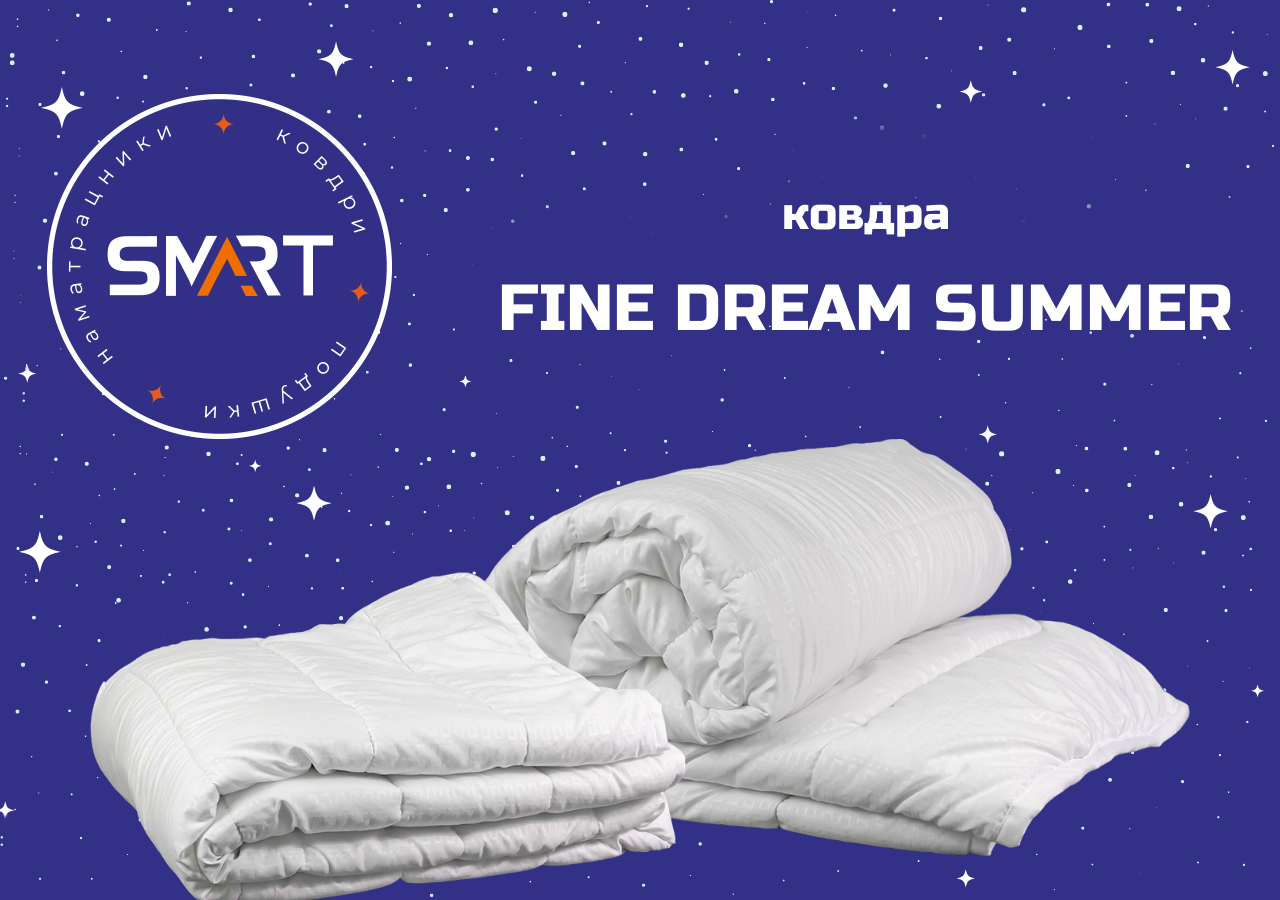
<file: index.html>
<!DOCTYPE html>
<html lang="uk">
<head>
    <meta charset="UTF-8">
    <meta name="viewport" content="width=device-width, initial-scale=1">
    <title>Ковдра Fine dream summer</title>

    <link rel="shortcut icon" href="img/favicon.ico" type="image/x-icon">
    <link rel="preconnect" href="https://fonts.googleapis.com">
    <link rel="preconnect" href="https://fonts.gstatic.com" crossorigin>

    <link href="styles/reset.css" rel="stylesheet">
    <link href="styles/global.css" rel="stylesheet">
    <link href="styles/section-intro.css" rel="stylesheet">
    <link href="styles/section-blanket.css" rel="stylesheet">
    <link href="styles/section-comparison.css" rel="stylesheet">
</head>
<body>
<div class="scrollbar">
    <div class="wrapper">
        <main class="main section">
            <section class="section__intro intro">
                <div class="intro__bg-star">
                    <div class="intro__header intro__container">
                        <div class="intro__logo">
                            <img src="img/logo.png" alt="SMART наматрацники ковдри подушки">
                        </div>
                        <div class="intro__block-title">
                            <h1 class="intro__title">
                                ковдра
                            </h1>
                            <p class="intro__title intro__title--bold">Fine dream summer</p>
                        </div>
                    </div>
                    <div class="intro__main-photo intro__container">
                        <img src="img/blanket.png" alt="ковдра Fine dream summer">
                    </div>
                </div>
                <div class="intro__info-block intro__container">
                    <div class="intro__info">
                        <h2 class="intro__subtitle">Наповнювач:</h2>
                        <div class="intro__text-info">
                            <p>антиалергійне 100%</p>
                            <p>силіконізоване волокно</p>
                        </div>
                    </div>
                    <div class="intro__info">
                        <div class="intro__info-container">
                            <h2 class="intro__subtitle">Тканина чохла:</h2>
                            <div class="intro__text-info">
                                <p>Мікрофібра</p>
                            </div>
                        </div>
                    </div>
                </div>
                <div class="intro__info-label intro__container">
                    <div class="intro__label-item">
                        <div class="intro__label">
                            <img src="img/check-m.png" alt="check">
                            <p>Висока якість</p>
                        </div>
                    </div>
                    <div class="intro__label-item">
                        <div class="intro__label">
                            <img src="img/feather.png" alt="check">
                            <p>Гіпоаллергенна</p>
                        </div>
                    </div>
                </div>
            </section>
            <section class="section__blanket blanket">
                <div class="blanket__container">
                    <div class="blanket__header">
                        <img class="blanket__img-header" src="img/blanket-header.png" alt="ковдра Fine dream summer">
                        <p class="blanket__info-header">Чохол з білої мікрофібри</p>
                        <p class="blanket__info-header blanket__info-header--top">Хлопкопон</p>
                    </div>
                    <div class="blanket__main">
                        <div class="blanket__item-main">
                            <img src="img/main-foto-one.png" alt="Чохол з білої мікрофібри">
                            <div class="blanket__text-item item">
                                <h2 class="item__title">Чохол з білої мікрофібри</h2>
                                <div class="item__text">
                                    <p>
                                        Міцна тканина, яка не тільки приємна на
                                        дотик, але й має терморегулюючі ,
                                        властивості, що допомагають уникнути ,
                                        статичної напруги.
                                    </p>
                                </div>
                            </div>
                        </div>
                        <div class="blanket__item-main blanket__item-main--reverse">
                            <img src="img/main-foto-two.png" alt="Хлопкопон">
                            <div class="blanket__text-item item">
                                <h2 class="item__title">Хлопкопон</h2>
                                <div class="item__text">
                                    <p>
                                        Силіконізоване волокно з щільністю 200 г/м".
                                        Цей наповнювач забезпечує м'якість і
                                        комфорт під час сну. Хлопкопон - це
                                        сучасний матеріал зі штучних волокон, який
                                        має високу еластичність і зберігає свою
                                        форму впродовж довгого періоду часу. Крім
                                        того, він забезпечує оптимальну циркуляцію
                                        повітря, що сприяє комфортній температурі
                                        під час сну.
                                    </p>
                                </div>
                            </div>
                        </div>
                        <div class="blanket__item-main">
                            <img src="img/main-foto-three.png" alt="Ковдра стьобана">
                            <div class="blanket__text-item item">
                                <h2 class="item__title">Ковдра стьобана</h2>
                                <div class="item__text">
                                    <p>
                                        Ковдра має стьобану лініями поверхню з
                                        малюнком тиснявою "прямокутник", що не
                                        лише зберігає форму виробу, але й надає
                                        йому привабливий зовнішній вигляд.
                                    </p>
                                </div>
                            </div>
                        </div>
                        <div class="blanket__item-main blanket__item-main--reverse">
                            <img src="img/main-foto-four.png" alt="Білий кант">
                            <div class="blanket__text-item item">
                                <h2 class="item__title">Оздоблена білим кантом
                                    <br>
                                    Тік (коса бейка)</h2>
                                <div class="item__text">
                                    <p>
                                        Це надає ковдрі привабливий зовнішній
                                        вигляд.
                                    </p>
                                </div>
                            </div>
                        </div>
                    </div>
                </div>
            </section>
            <section class="section__comparison comparison">
                <div class="comparison__container">
                    <h2 class="comparison__title">Таблиця порівняння</h2>
                    <div class="comparison__info">
                        <div class="comparison__block">
                            <div class="comparison__title-block">
                                <img class="comparison__img" src="img/blanket-white.png" alt="blanket-white">
                                <h3 class="comparison__subtitle">Fine dream summer</h3>
                            </div>
                            <div class="comparison__table">
                                <div class="comparison__block-table">
                                    <p class="comparison__item">Розмір</p>
                                    <p class="comparison__bg-item">140х205 / 155х205 / 170х210 /
                                        <br>200х220 см</p>
                                </div>
                                <div class="comparison__block-table">
                                    <p class="comparison__item">Тканина чохла</p>
                                    <p class="comparison__bg-item">Мікрофібра</p>
                                </div>
                                <div class="comparison__block-table">
                                    <p class="comparison__item">Наповнення</p>
                                    <p class="comparison__bg-item">Хлопкопон</p>
                                </div>
                            </div>
                        </div>
                        <div class="comparison__block">
                            <div class="comparison__title-block">
                                <img class="comparison__img" src="img/blanket-color.png" alt="blanket-white">
                                <h3 class="comparison__subtitle">Fine ortick spring</h3>
                            </div>
                            <div class="comparison__table">
                                <div class="comparison__block-table">
                                    <p class="comparison__item comparison__item--opacity">Розмір</p>
                                    <p class="comparison__bg-item">140х205 / 155х205 / 170х210 /
                                        <br>200х220 см</p>
                                </div>
                                <div class="comparison__block-table">
                                    <p class="comparison__item comparison__item--opacity">Тканина чохла</p>
                                    <p class="comparison__bg-item">Поліестер</p>
                                </div>
                                <div class="comparison__block-table">
                                    <p class="comparison__item comparison__item--opacity">Наповнення</p>
                                    <p class="comparison__bg-item">Хлопкопон</p>
                                </div>
                            </div>
                        </div>
                    </div>
                    <h2 class="comparison__title comparison__title--fs50">Здоровий сон починається з
                        <br>
                        <span class="comparison__span">Smart</span>
                    </h2>
                </div>
            </section>
        </main>
    </div>
</div>
</body>
</html>
</file>
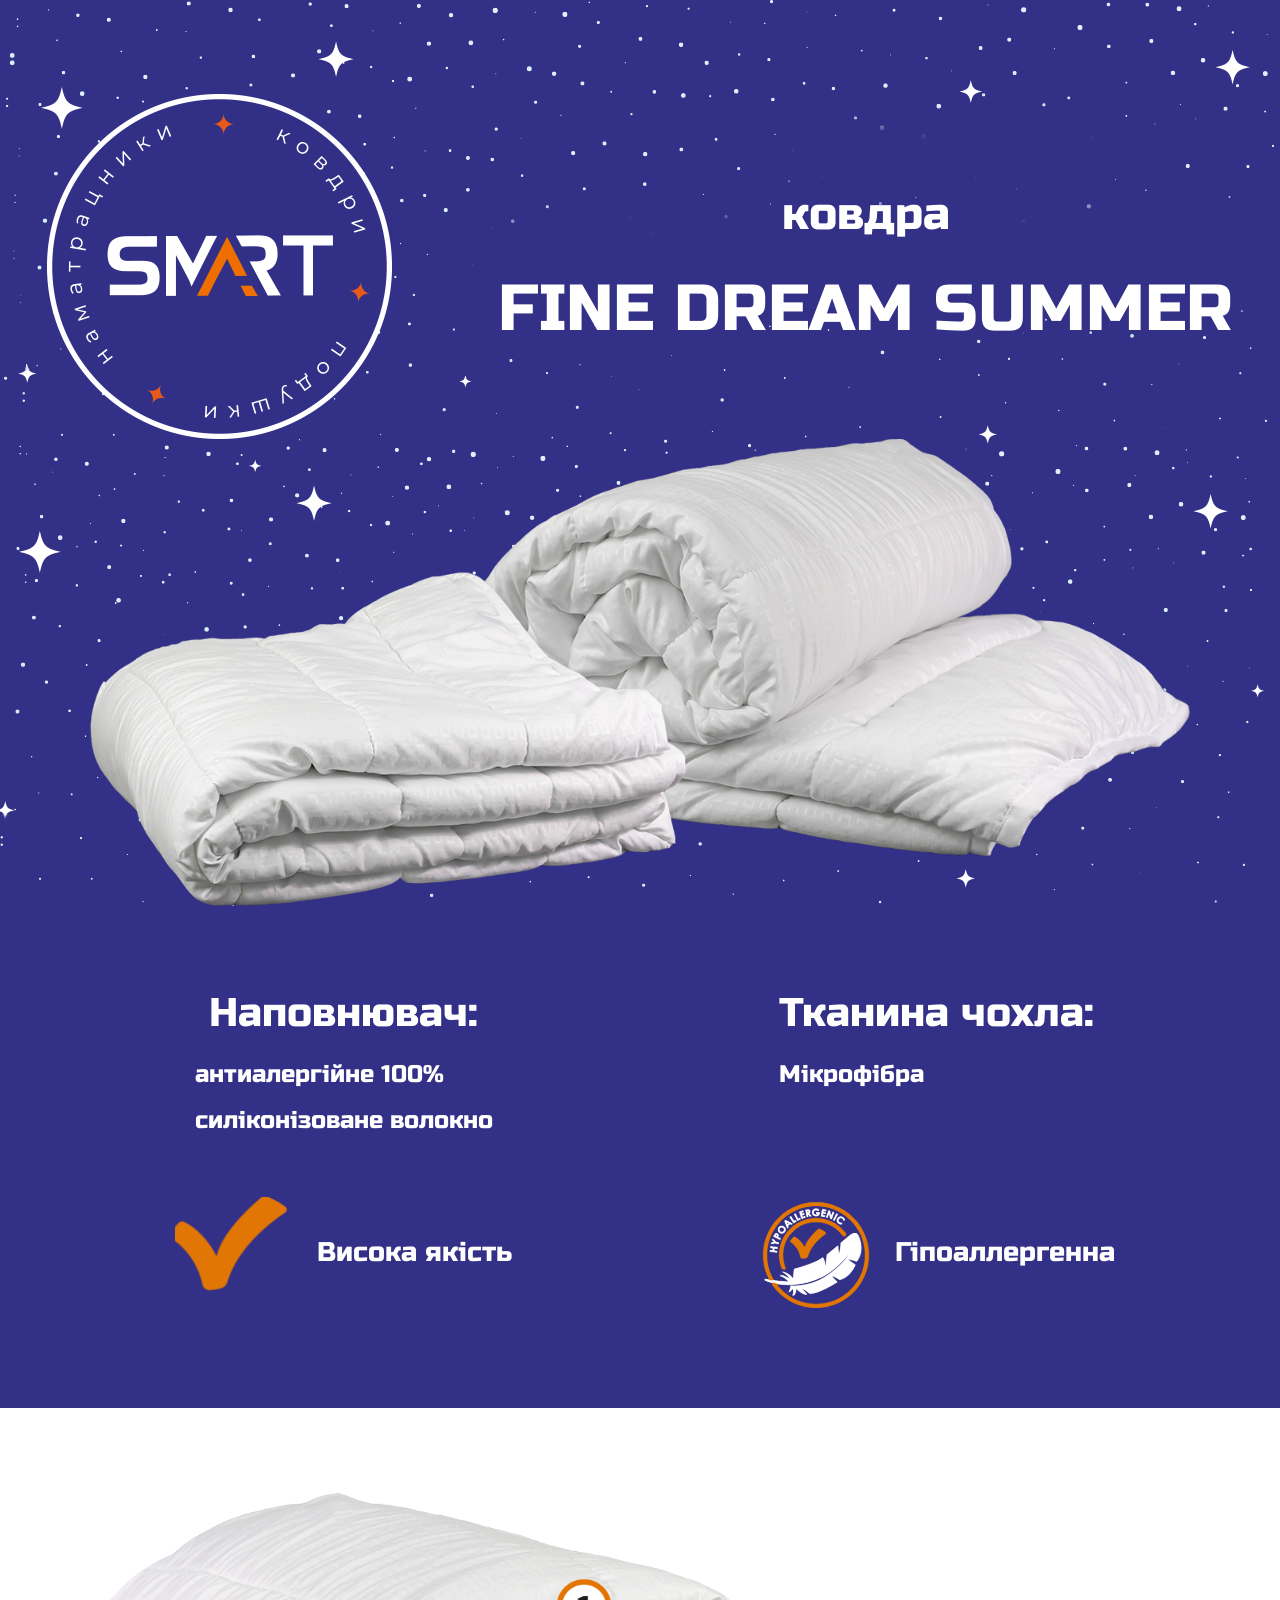
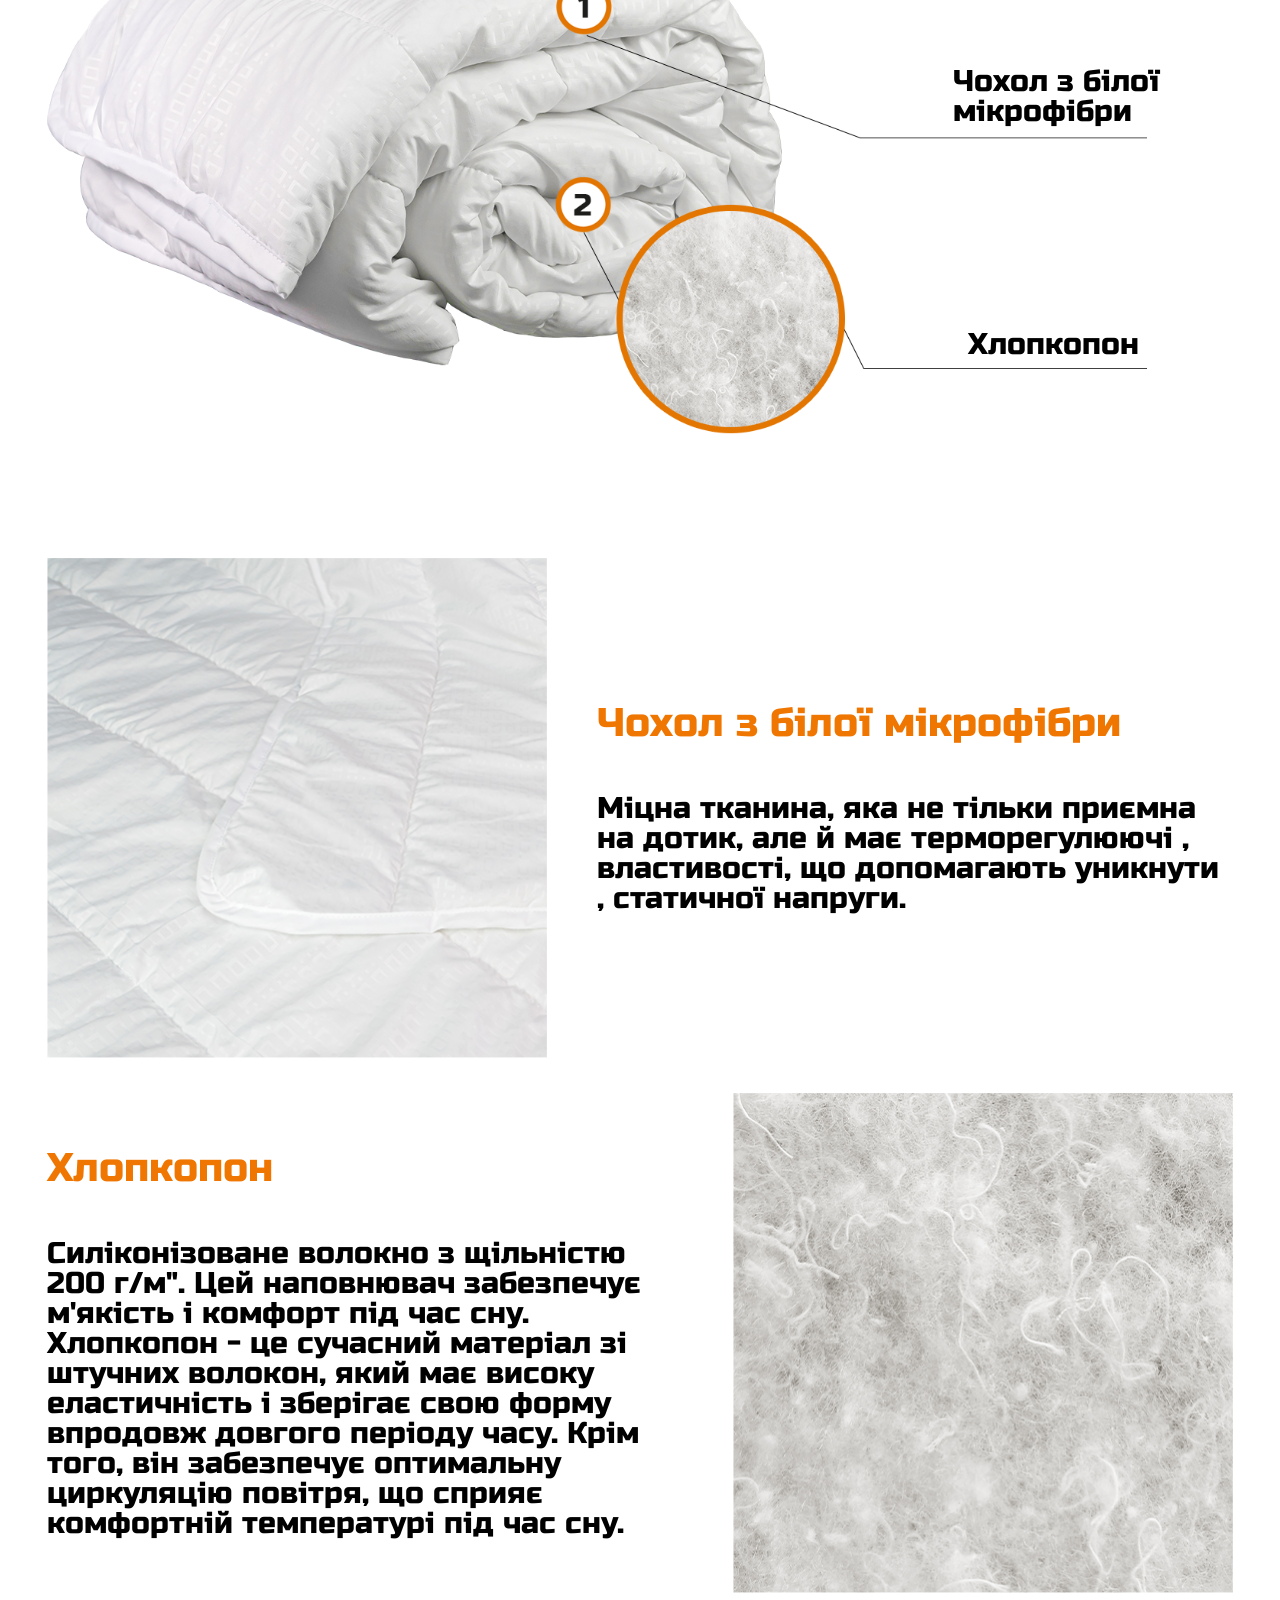
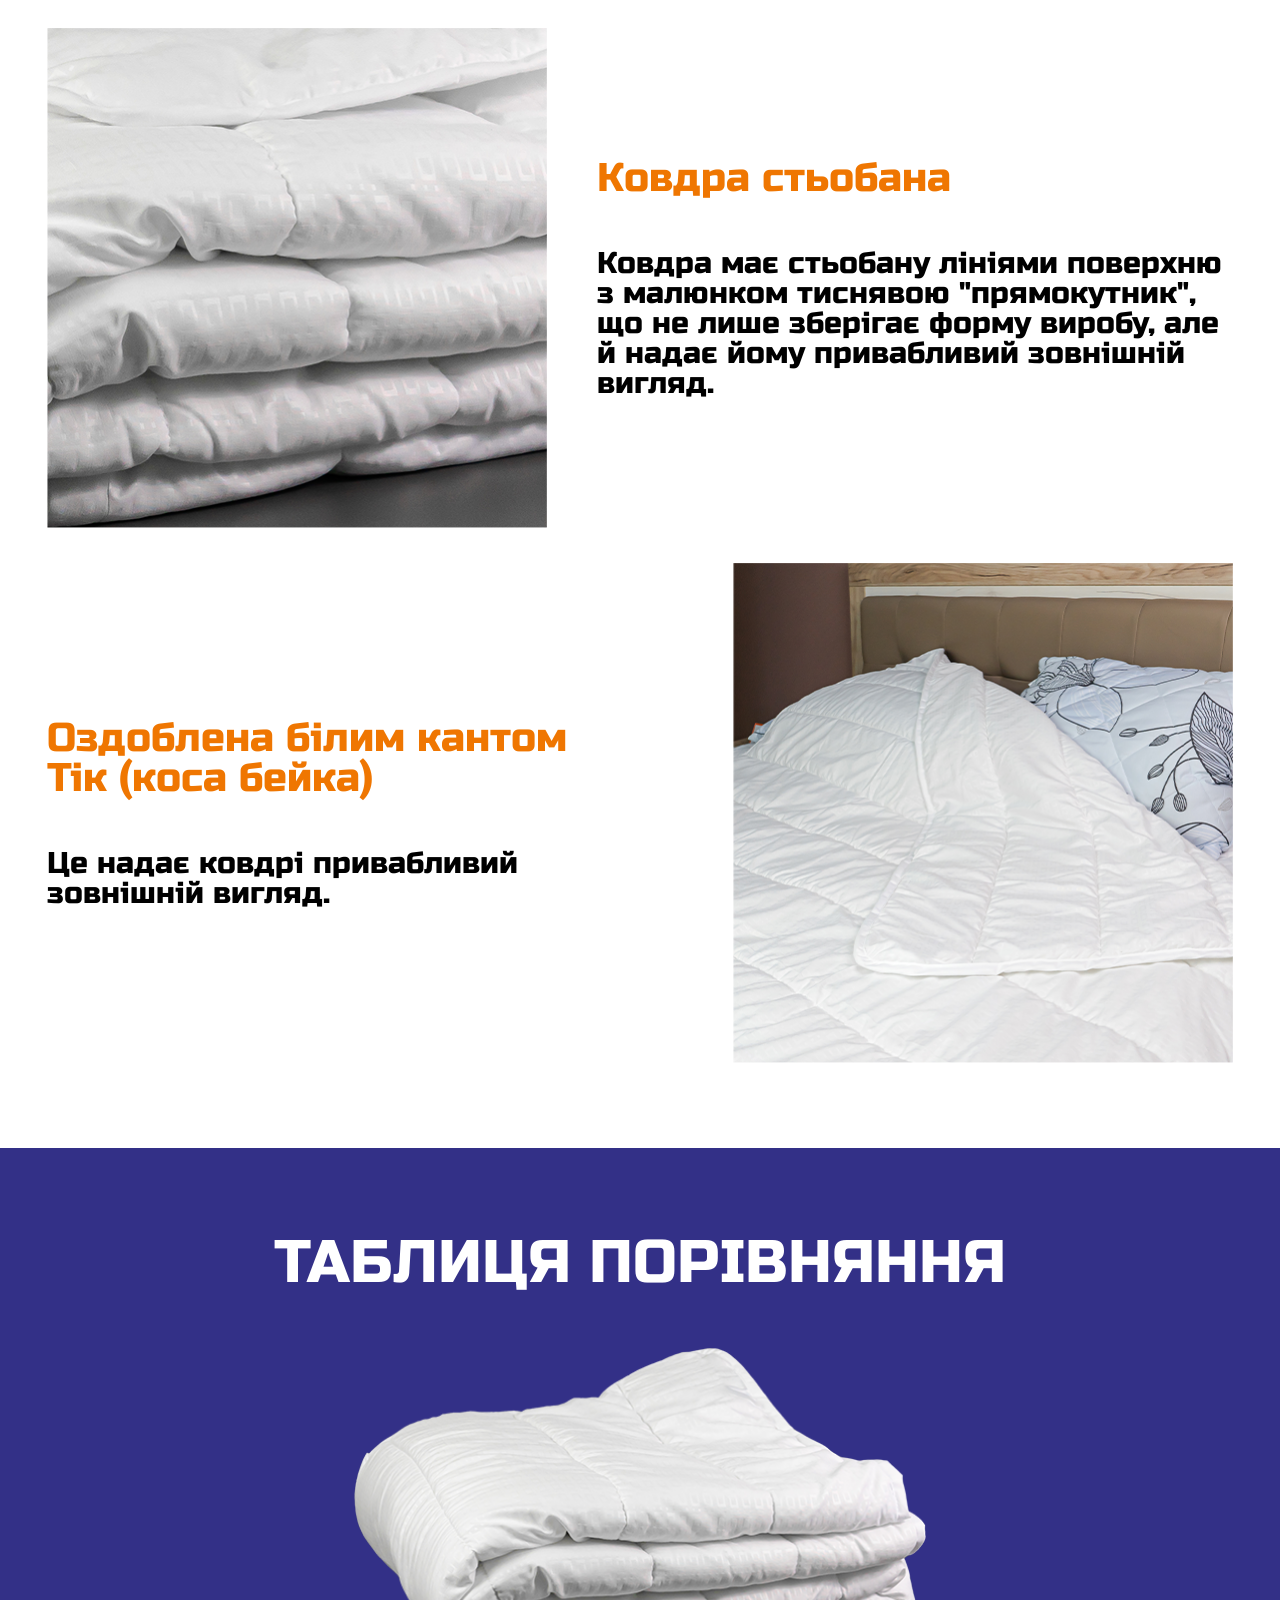
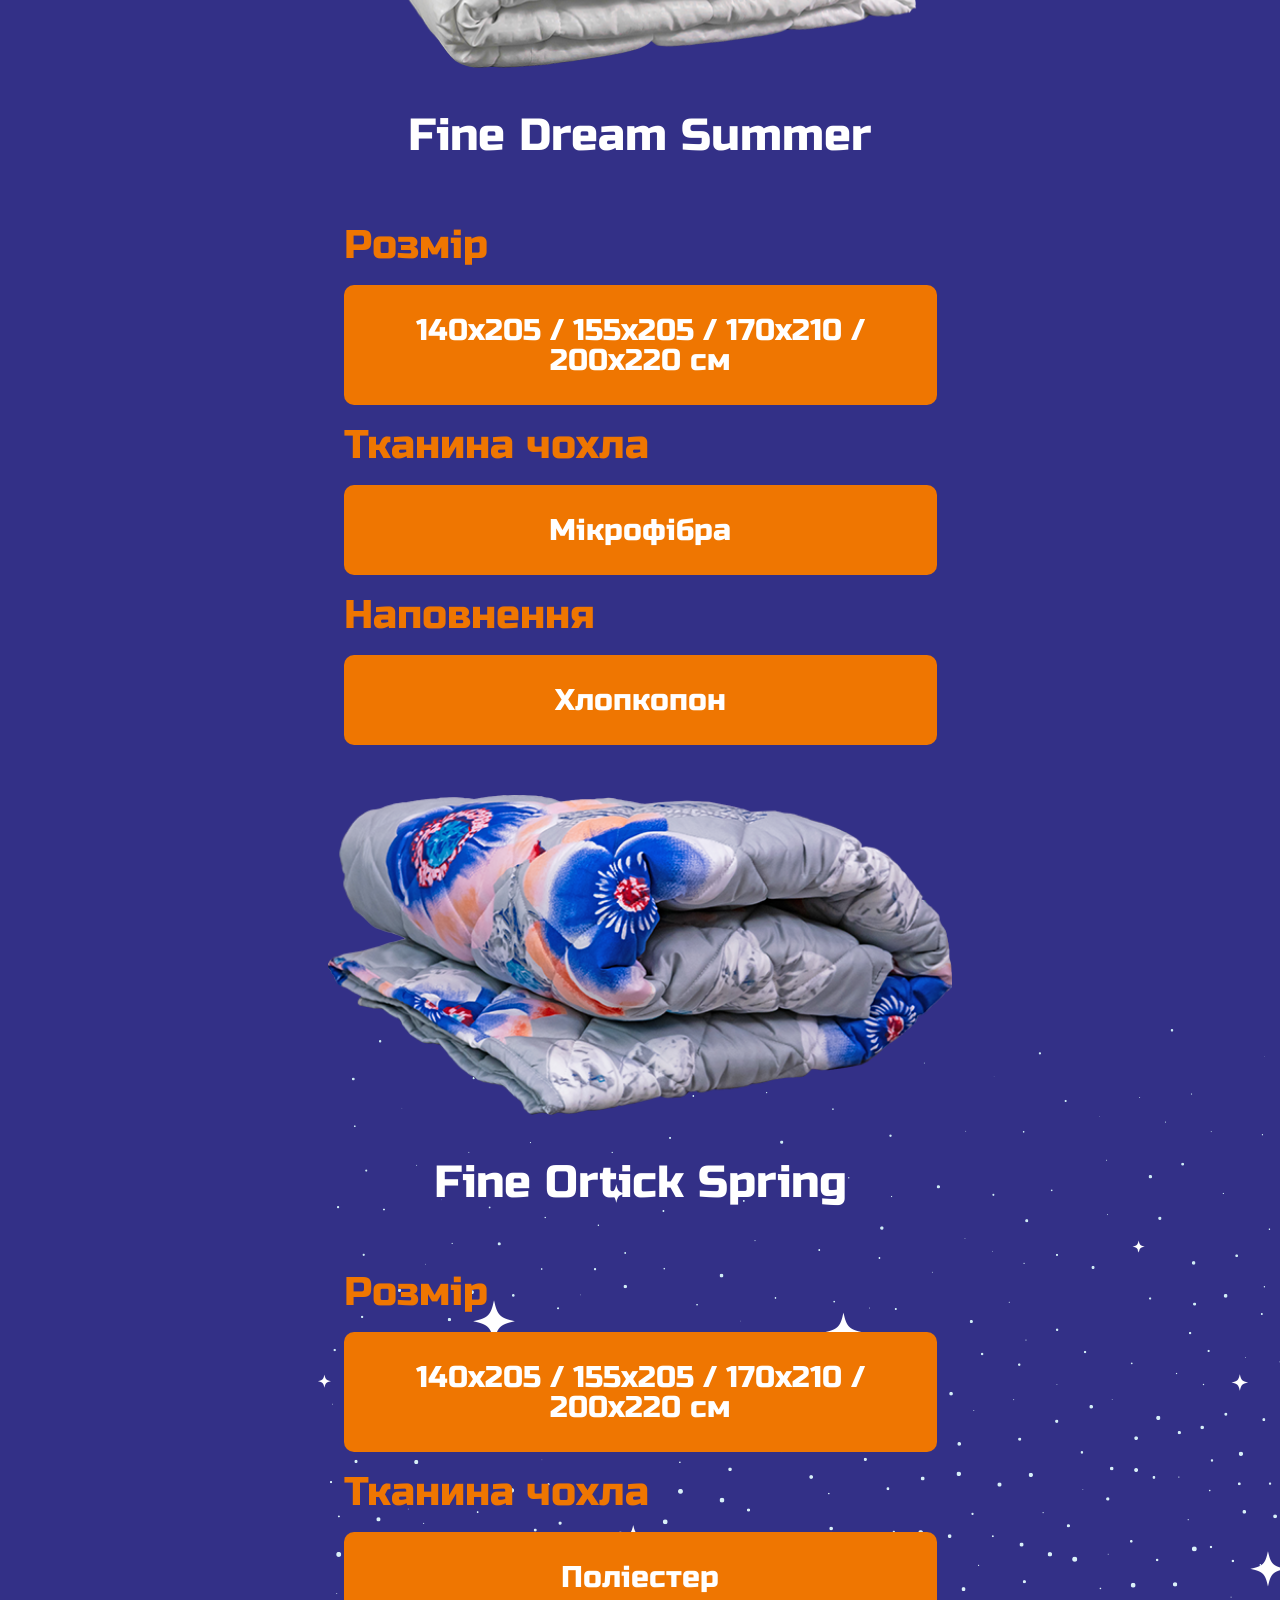
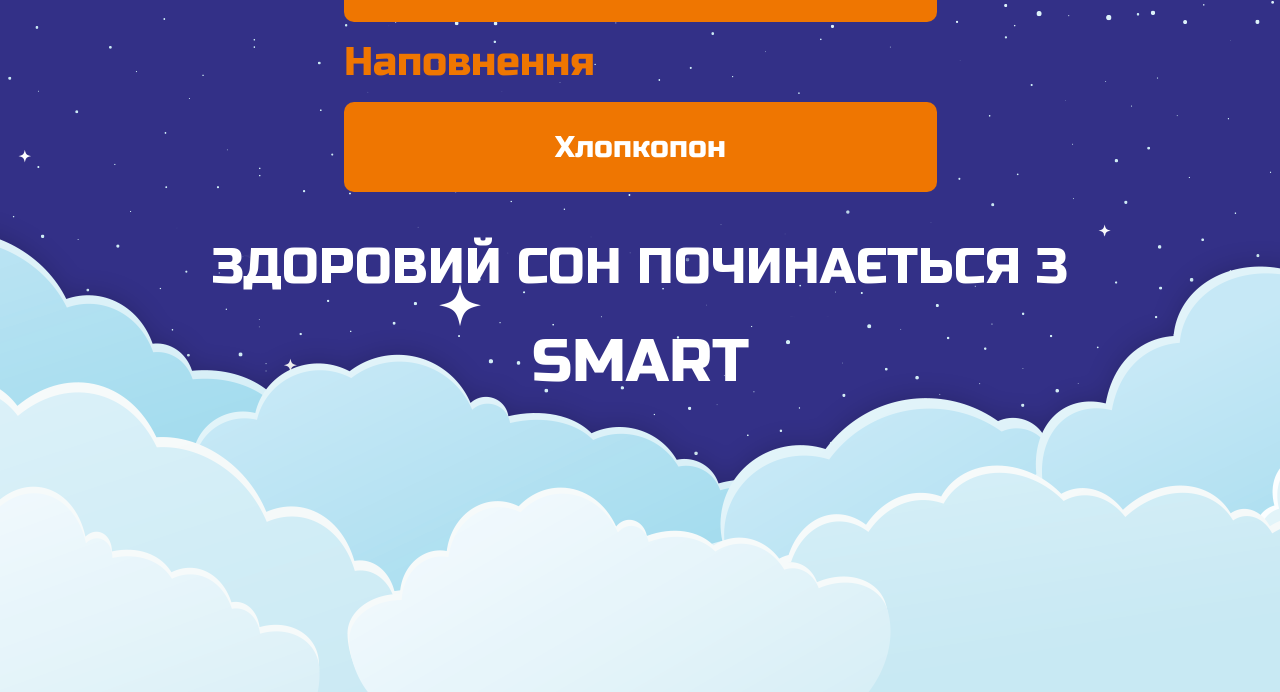
<file: rozetka-test-task/index.html>
<!DOCTYPE html>
<html lang="uk">
<head>
    <meta charset="UTF-8">
    <meta name="viewport" content="width=device-width, initial-scale=1">
    <title>Ковдра Fine dream summer</title>

    <link rel="preconnect" href="https://fonts.googleapis.com">
    <link rel="preconnect" href="https://fonts.gstatic.com" crossorigin>

    <link href="styles/reset.css" rel="stylesheet">
    <link href="styles/global.css" rel="stylesheet">
    <link href="styles/section-intro.css" rel="stylesheet">
    <link href="styles/section-blanket.css" rel="stylesheet">
    <link href="styles/section-comparison.css" rel="stylesheet">
</head>
<body>
<div class="wrapper">
    <main class="main section">
        <section class="section__intro intro">
            <div class="intro__bg-star">
                <div class="intro__header intro__container">
                    <div class="intro__logo">
                        <img src="img/logo.png" alt="SMART наматрацники ковдри подушки">
                    </div>
                    <div class="intro__block-title">
                        <h1 class="intro__title">
                            ковдра
                        </h1>
                        <p class="intro__title intro__title--bold">Fine dream summer</p>
                    </div>
                </div>
                <div class="intro__main-photo intro__container">
                    <img src="img/blanket.png" alt="ковдра Fine dream summer">
                </div>
            </div>
            <div class="intro__info-block intro__container">
                <div class="intro__info">
                    <h2 class="intro__subtitle">Наповнювач:</h2>
                    <div class="intro__text-info">
                        <p>антиалергійне 100%</p>
                        <p>силіконізоване волокно</p>
                    </div>
                </div>
                <div class="intro__info">
                    <div class="intro__info-container">
                        <h2 class="intro__subtitle">Тканина чохла:</h2>
                        <div class="intro__text-info">
                            <p>Мікрофібра</p>
                        </div>
                    </div>
                </div>
            </div>
            <div class="intro__info-label intro__container">
                <div class="intro__label-item">
                    <div class="intro__label">
                        <img src="img/check-m.png" alt="check">
                        <p>Висока якість</p>
                    </div>
                </div>
                <div class="intro__label-item">
                    <div class="intro__label">
                        <img src="img/feather.png" alt="check">
                        <p>Гіпоаллергенна</p>
                    </div>
                </div>
            </div>
        </section>
        <section class="section__blanket blanket">
            <div class="blanket__container">
                <div class="blanket__header">
                    <img class="blanket__img-header" src="img/blanket-header.png" alt="ковдра Fine dream summer">
                    <p class="blanket__info-header">Чохол з білої мікрофібри</p>
                    <p class="blanket__info-header blanket__info-header--top">Хлопкопон</p>
                </div>
                <div class="blanket__main">
                    <div class="blanket__item-main">
                        <img src="img/main-foto-one.png" alt="Чохол з білої мікрофібри">
                        <div class="blanket__text-item item">
                            <h2 class="item__title">Чохол з білої мікрофібри</h2>
                            <div class="item__text">
                                <p>
                                    Міцна тканина, яка не тільки приємна на
                                    дотик, але й має терморегулюючі ,
                                    властивості, що допомагають уникнути ,
                                    статичної напруги.
                                </p>
                            </div>
                        </div>
                    </div>
                    <div class="blanket__item-main blanket__item-main--reverse">
                        <img src="img/main-foto-two.png" alt="Хлопкопон">
                        <div class="blanket__text-item item">
                            <h2 class="item__title">Хлопкопон</h2>
                            <div class="item__text">
                                <p>
                                    Силіконізоване волокно з щільністю 200 г/м".
                                    Цей наповнювач забезпечує м'якість і
                                    комфорт під час сну. Хлопкопон - це
                                    сучасний матеріал зі штучних волокон, який
                                    має високу еластичність і зберігає свою
                                    форму впродовж довгого періоду часу. Крім
                                    того, він забезпечує оптимальну циркуляцію
                                    повітря, що сприяє комфортній температурі
                                    під час сну.
                                </p>
                            </div>
                        </div>
                    </div>
                    <div class="blanket__item-main">
                        <img src="img/main-foto-three.png" alt="Ковдра стьобана">
                        <div class="blanket__text-item item">
                            <h2 class="item__title">Ковдра стьобана</h2>
                            <div class="item__text">
                                <p>
                                    Ковдра має стьобану лініями поверхню з
                                    малюнком тиснявою "прямокутник", що не
                                    лише зберігає форму виробу, але й надає
                                    йому привабливий зовнішній вигляд.
                                </p>
                            </div>
                        </div>
                    </div>
                    <div class="blanket__item-main blanket__item-main--reverse">
                        <img src="img/main-foto-four.png" alt="Білий кант">
                        <div class="blanket__text-item item">
                            <h2 class="item__title">Оздоблена білим кантом
                                <br>
                                Тік (коса бейка)</h2>
                            <div class="item__text">
                                <p>
                                    Це надає ковдрі привабливий зовнішній
                                    вигляд.
                                </p>
                            </div>
                        </div>
                    </div>
                </div>
            </div>
        </section>
        <section class="section__comparison comparison">
            <div class="comparison__container">
                <h2 class="comparison__title">Таблиця порівняння</h2>
                    <div class="comparison__info">
                        <div class="comparison__block">
                            <div class="comparison__title-block">
                                <img class="comparison__img" src="img/blanket-white.png" alt="blanket-white">
                                <h3 class="comparison__subtitle">Fine dream summer</h3>
                            </div>
                            <div class="comparison__table">
                                <div class="comparison__block-table">
                                    <p class="comparison__item">Розмір</p>
                                    <p class="comparison__bg-item">140х205 / 155х205 / 170х210 /
                                        <br>200х220 см</p>
                                </div>
                                <div class="comparison__block-table">
                                    <p class="comparison__item">Тканина чохла</p>
                                    <p class="comparison__bg-item">Мікрофібра</p>
                                </div>
                                <div class="comparison__block-table">
                                    <p class="comparison__item">Наповнення</p>
                                    <p class="comparison__bg-item">Хлопкопон</p>
                                </div>
                            </div>
                        </div>
                        <div class="comparison__block">
                            <div class="comparison__title-block">
                                <img class="comparison__img" src="img/blanket-color.png" alt="blanket-white">
                                <h3 class="comparison__subtitle">Fine ortick spring</h3>
                            </div>
                            <div class="comparison__table">
                                <div class="comparison__block-table">
                                    <p class="comparison__item comparison__item--opacity">Розмір</p>
                                    <p class="comparison__bg-item">140х205 / 155х205 / 170х210 /
                                        <br>200х220 см</p>
                                </div>
                                <div class="comparison__block-table">
                                    <p class="comparison__item comparison__item--opacity">Тканина чохла</p>
                                    <p class="comparison__bg-item">Поліестер</p>
                                </div>
                                <div class="comparison__block-table">
                                    <p class="comparison__item comparison__item--opacity">Наповнення</p>
                                    <p class="comparison__bg-item">Хлопкопон</p>
                                </div>
                            </div>
                        </div>
                    </div>
                <h2 class="comparison__title comparison__title--fs50">Здоровий сон починається з
                    <br>
                    <span class="comparison__span">Smart</span>
                </h2>
            </div>
        </section>
    </main>
</div>
</body>
</html>
</file>
<file: styles/global.css>
@import url("https://fonts.googleapis.com/css2?family=Russo+One&display=swap");
:root {
  --primary-text: #000;
  --secondary-text: #fff;
  --subtitle-text: #ef7601;
  --background: #333087 ;
}

body {
  font-family: "Russo One", sans-serif;
}

.wrapper {
  min-height: 100%;
  overflow: clip;
}

[class*=__container] {
  max-width: 1535px;
  margin: 0 auto;
  padding: 0 47px;
}

@media (max-width: 1440px) {
  [class*=__container] {
    max-width: 1340px;
  }
}
@media (max-width: 1200px) {
  [class*=__container] {
    max-width: 1100px;
  }
}
@media (max-width: 992px) {
  [class*=__container] {
    max-width: 892px;
  }
}
@media (max-width: 768px) {
  [class*=__container] {
    max-width: 668px;
  }
}
@media (max-width: 575px) {
  [class*=__container] {
    max-width: 475px;
  }
}
.scrollbar {
  width: 100%;
  height: 100%;
  overflow: auto;
  position: relative;
}

.scrollbar::-webkit-scrollbar {
  width: 7px;
}

.scrollbar::-webkit-scrollbar-thumb {
  background-color: #ffffff;
  border-radius: 5px;
}

.scrollbar::-webkit-scrollbar-track {
  background-color: #888787;
}

/*# sourceMappingURL=global.css.map */
</file>
<file: styles/section-intro.css>
.section {
  color: var(--secondary-text);
}
.section__intro {
  background-color: var(--background);
}

.intro__bg-star {
  background-image: url("../img/star.png");
}
.intro__header {
  display: flex;
  align-items: center;
  justify-content: space-between;
  padding-top: 94px;
}
.intro__block-title {
  text-align: center;
}
.intro__block-title > *:not(:last-child) {
  margin-bottom: 40px;
}
.intro__title {
  font-size: 45px;
}
.intro__title--bold {
  font-size: 65px;
  text-transform: uppercase;
}
.intro__main-photo {
  display: flex;
  justify-content: center;
  align-items: center;
  margin-bottom: 87px;
}
.intro__info-block {
  display: flex;
  margin-bottom: 55px;
}
.intro__info {
  display: flex;
  flex-direction: column;
  align-items: center;
  width: 50%;
}
.intro__info-container {
  margin-bottom: 55px;
}
.intro__subtitle {
  font-size: 40px;
  margin-bottom: 30px;
}
.intro__text-info {
  font-size: 24px;
}
.intro__text-info > p:not(:last-child) {
  margin-bottom: 22px;
}
.intro__info-label {
  display: flex;
}
.intro__label-item {
  font-size: 27px;
  display: flex;
  flex-direction: column;
  padding-bottom: 100px;
  width: 50%;
  align-items: center;
}
.intro__label {
  display: flex;
  gap: 25px;
  align-items: center;
}

@media (max-width: 1440px) {
  .intro__main-photo img {
    max-width: 1100px;
  }
}
@media (max-width: 1200px) {
  .intro__main-photo img {
    max-width: 900px;
  }
  .intro__info {
    align-items: center;
    text-align: center;
  }
  .intro__label {
    justify-content: center;
  }
}
@media (max-width: 992px) {
  .intro__main-photo img {
    max-width: 700px;
  }
  .intro__label {
    gap: 15px;
  }
}
@media (max-width: 768px) {
  .intro__header, .intro__info-block, .intro__info-label {
    display: flex;
    flex-direction: column;
    gap: 50px;
    align-items: center;
    justify-content: center;
    text-align: center;
  }
  .intro__main-photo img {
    max-width: 600px;
    margin-top: 30px;
  }
  .intro__label-item {
    padding-bottom: 20px;
  }
}
@media (max-width: 575px) {
  .intro__main-photo img {
    max-width: 400px;
  }
}

/*# sourceMappingURL=section-intro.css.map */
</file>
<file: styles/section-blanket.css>
.section__blanket {
  padding: 85px 0;
  color: var(--primary-text);
}

.blanket__header {
  position: relative;
  padding-bottom: 124px;
}
.blanket__info-header {
  position: absolute;
  top: 234px;
  right: 0;
  max-width: 280px;
  font-size: 30px;
}
.blanket__info-header--top {
  top: 573px;
  right: 100px;
}
.blanket__main > *:not(:last-child) {
  margin-bottom: 35px;
}
.blanket__item-main {
  display: flex;
  gap: 50px;
}
.blanket__item-main--reverse {
  flex-direction: row-reverse;
}
.blanket__item-main img {
  max-width: 500px;
  max-height: 500px;
}
.blanket .item {
  display: flex;
  justify-content: center;
  flex-direction: column;
}
.blanket .item__title {
  font-size: 40px;
  color: var(--subtitle-text);
  margin-bottom: 50px;
}
.blanket .item__text {
  font-size: 30px;
}

@media (max-width: 1600px) {
  .blanket__img-header {
    max-width: 1400px;
  }
}
@media (max-width: 1440px) {
  .blanket__img-header {
    max-width: 1100px;
  }
  .blanket__info-header {
    top: 173px;
    right: 129px;
  }
  .blanket__info-header--top {
    top: 436px;
    right: 224px;
  }
  .item__title {
    font-size: 30px;
    color: var(--subtitle-text);
    margin-bottom: 50px;
  }
  .item__text {
    font-size: 20px;
  }
}
@media (max-width: 1366px) {
  .blanket__info-header {
    right: 0;
  }
  .blanket__info-header--top {
    right: 94px;
  }
}
@media (max-width: 1200px) {
  .blanket__img-header {
    max-width: 900px;
  }
  .blanket__info-header {
    font-size: 20px;
    top: 153px;
    right: -75px;
    max-width: 200px;
  }
  .blanket__info-header--top {
    top: 362px;
    right: 7px;
  }
}
@media (max-width: 992px) {
  .blanket__img-header {
    max-width: 700px;
  }
  .blanket__info-header {
    top: 107px;
    right: -48px;
    max-width: 200px;
  }
  .blanket__info-header--top {
    top: 280px;
    right: 33px;
  }
  .blanket__item-main {
    display: flex;
    flex-direction: column-reverse;
    align-items: center;
    justify-content: center;
    text-align: center;
  }
}
@media (max-width: 768px) {
  .blanket__img-header {
    width: 400px;
  }
  .blanket__info-header {
    top: 46px;
    right: 77px;
    max-width: 204px;
  }
  .blanket__info-header--top {
    top: 149px;
    right: 158px;
  }
  .blanket__item-main img {
    max-width: 300px;
    max-height: 300px;
  }
}
@media (max-width: 575px) {
  .blanket__info-header {
    right: -123px;
  }
  .blanket__info-header--top {
    right: -37px;
  }
  .blanket__item-main img {
    max-width: 300px;
    max-height: 300px;
  }
}
@media (max-width: 375px) {
  .blanket__img-header {
    width: 300px;
  }
  .blanket__info-header {
    font-size: 16px;
    top: 30px;
    right: -134px;
  }
  .blanket__info-header--top {
    top: 110px;
    right: -37px;
  }
}

/*# sourceMappingURL=section-blanket.css.map */
</file>
<file: styles/section-comparison.css>
.section__comparison {
  background: var(--background) url("../img/cloud.png") bottom no-repeat;
  color: var(--secondary-text);
}

.comparison__container {
  padding-top: 85px;
}
.comparison__block {
  display: flex;
  flex-direction: column;
  width: 50%;
  margin-bottom: 50px;
}
.comparison__title-block {
  display: flex;
  align-items: center;
  flex-direction: column;
}
.comparison__title {
  text-align: center;
  font-size: 60px;
  text-transform: uppercase;
}
.comparison__title--fs50 {
  text-align: center;
  font-size: 50px;
  padding-bottom: 300px;
}
.comparison__span {
  display: inline-block;
  font-size: 60px;
  margin-top: 40px;
  text-transform: uppercase;
}
.comparison__img {
  height: 320px;
  margin-bottom: 45px;
}
.comparison__subtitle {
  font-size: 45px;
  text-transform: capitalize;
  margin-bottom: 47px;
}
.comparison__table {
  display: flex;
  flex-direction: column;
}
.comparison__item {
  font-size: 40px;
  color: var(--subtitle-text);
  margin: 20px 0;
}
.comparison__item--opacity {
  opacity: 0;
}
.comparison__bg-item {
  padding: 30px 0;
  font-size: 30px;
  max-width: 700px;
  background-color: var(--subtitle-text);
  border-radius: 10px;
  text-align: center;
}
.comparison__info {
  display: flex;
}

@media (max-width: 1520px) {
  .comparison__info {
    display: flex;
    flex-direction: column;
    align-items: center;
    width: 100%;
  }
  .comparison__item--opacity {
    opacity: 1;
  }
  .comparison__subtitle {
    text-align: center;
  }
}
@media (max-width: 768px) {
  .comparison__block {
    width: 100%;
  }
  .comparison__img {
    height: 300px;
    max-width: 500px;
  }
}
@media (max-width: 575px) {
  .comparison__title {
    font-size: 30px;
  }
  .comparison__img {
    height: 200px;
    max-width: 400px;
  }
}

/*# sourceMappingURL=section-comparison.css.map */
</file>
<file: rozetka-test-task/styles/global.css>
@import url("https://fonts.googleapis.com/css2?family=Russo+One&display=swap");
:root {
  --primary-text: #000;
  --secondary-text: #fff;
  --subtitle-text: #ef7601;
  --background: #333087 ;
}

body {
  font-family: "Russo One", sans-serif;
}

.wrapper {
  min-height: 100%;
  overflow: clip;
}

[class*=__container] {
  max-width: 1535px;
  margin: 0 auto;
  padding: 0 47px;
}

@media (max-width: 1440px) {
  [class*=__container] {
    max-width: 1340px;
  }
}
@media (max-width: 1200px) {
  [class*=__container] {
    max-width: 1100px;
  }
}
@media (max-width: 992px) {
  [class*=__container] {
    max-width: 892px;
  }
}
@media (max-width: 768px) {
  [class*=__container] {
    max-width: 668px;
  }
}
@media (max-width: 575px) {
  [class*=__container] {
    max-width: 475px;
  }
}

/*# sourceMappingURL=global.css.map */
</file>
<file: rozetka-test-task/styles/section-intro.css>
.section {
  color: var(--secondary-text);
}
.section__intro {
  background-color: var(--background);
}

.intro__bg-star {
  background-image: url("../img/star.png");
}
.intro__header {
  display: flex;
  align-items: center;
  justify-content: space-between;
  padding-top: 94px;
}
.intro__block-title {
  text-align: center;
}
.intro__block-title > *:not(:last-child) {
  margin-bottom: 40px;
}
.intro__title {
  font-size: 45px;
}
.intro__title--bold {
  font-size: 65px;
  text-transform: uppercase;
}
.intro__main-photo {
  display: flex;
  justify-content: center;
  align-items: center;
  margin-bottom: 87px;
}
.intro__info-block {
  display: flex;
  margin-bottom: 55px;
}
.intro__info {
  display: flex;
  flex-direction: column;
  align-items: center;
  width: 50%;
}
.intro__info-container {
  margin-bottom: 55px;
}
.intro__subtitle {
  font-size: 40px;
  margin-bottom: 30px;
}
.intro__text-info {
  font-size: 24px;
}
.intro__text-info > p:not(:last-child) {
  margin-bottom: 22px;
}
.intro__info-label {
  display: flex;
}
.intro__label-item {
  font-size: 27px;
  display: flex;
  flex-direction: column;
  padding-bottom: 100px;
  width: 50%;
  align-items: center;
}
.intro__label {
  display: flex;
  gap: 25px;
  align-items: center;
}

@media (max-width: 1440px) {
  .intro__main-photo img {
    max-width: 1100px;
  }
}
@media (max-width: 1200px) {
  .intro__main-photo img {
    max-width: 900px;
  }
  .intro__info {
    align-items: center;
    text-align: center;
  }
  .intro__label {
    justify-content: center;
  }
}
@media (max-width: 992px) {
  .intro__main-photo img {
    max-width: 700px;
  }
  .intro__label {
    gap: 15px;
  }
}
@media (max-width: 768px) {
  .intro__header, .intro__info-block, .intro__info-label {
    display: flex;
    flex-direction: column;
    gap: 50px;
    align-items: center;
    justify-content: center;
    text-align: center;
  }
  .intro__main-photo img {
    max-width: 600px;
    margin-top: 30px;
  }
  .intro__label-item {
    padding-bottom: 20px;
  }
}
@media (max-width: 575px) {
  .intro__main-photo img {
    max-width: 400px;
  }
}

/*# sourceMappingURL=section-intro.css.map */
</file>
<file: rozetka-test-task/styles/section-blanket.css>
.section__blanket {
  padding: 85px 0;
  color: var(--primary-text);
}

.blanket__header {
  position: relative;
  padding-bottom: 124px;
}
.blanket__info-header {
  position: absolute;
  top: 234px;
  right: 0;
  max-width: 280px;
  font-size: 30px;
}
.blanket__info-header--top {
  top: 573px;
  right: 100px;
}
.blanket__main > *:not(:last-child) {
  margin-bottom: 35px;
}
.blanket__item-main {
  display: flex;
  gap: 50px;
}
.blanket__item-main--reverse {
  flex-direction: row-reverse;
}
.blanket__item-main img {
  max-width: 500px;
  max-height: 500px;
}
.blanket .item {
  display: flex;
  justify-content: center;
  flex-direction: column;
}
.blanket .item__title {
  font-size: 40px;
  color: var(--subtitle-text);
  margin-bottom: 50px;
}
.blanket .item__text {
  font-size: 30px;
}

@media (max-width: 1600px) {
  .blanket__img-header {
    max-width: 1400px;
  }
}
@media (max-width: 1440px) {
  .blanket__img-header {
    max-width: 1100px;
  }
  .blanket__info-header {
    top: 173px;
    right: 129px;
  }
  .blanket__info-header--top {
    top: 436px;
    right: 224px;
  }
  .item__title {
    font-size: 30px;
    color: var(--subtitle-text);
    margin-bottom: 50px;
  }
  .item__text {
    font-size: 20px;
  }
}
@media (max-width: 1366px) {
  .blanket__info-header {
    right: 0;
  }
  .blanket__info-header--top {
    right: 94px;
  }
}
@media (max-width: 1200px) {
  .blanket__img-header {
    max-width: 900px;
  }
  .blanket__info-header {
    font-size: 20px;
    top: 153px;
    right: -75px;
    max-width: 200px;
  }
  .blanket__info-header--top {
    top: 362px;
    right: 7px;
  }
}
@media (max-width: 992px) {
  .blanket__img-header {
    max-width: 700px;
  }
  .blanket__info-header {
    top: 107px;
    right: -48px;
    max-width: 200px;
  }
  .blanket__info-header--top {
    top: 280px;
    right: 33px;
  }
  .blanket__item-main {
    display: flex;
    flex-direction: column-reverse;
    align-items: center;
    justify-content: center;
    text-align: center;
  }
}
@media (max-width: 768px) {
  .blanket__img-header {
    width: 400px;
  }
  .blanket__info-header {
    top: 46px;
    right: 77px;
    max-width: 204px;
  }
  .blanket__info-header--top {
    top: 149px;
    right: 158px;
  }
  .blanket__item-main img {
    max-width: 300px;
    max-height: 300px;
  }
}
@media (max-width: 575px) {
  .blanket__info-header {
    right: -123px;
  }
  .blanket__info-header--top {
    right: -37px;
  }
  .blanket__item-main img {
    max-width: 300px;
    max-height: 300px;
  }
}
@media (max-width: 375px) {
  .blanket__img-header {
    width: 300px;
  }
  .blanket__info-header {
    font-size: 16px;
    top: 30px;
    right: -134px;
  }
  .blanket__info-header--top {
    top: 110px;
    right: -37px;
  }
}

/*# sourceMappingURL=section-blanket.css.map */
</file>
<file: rozetka-test-task/styles/section-comparison.css>
.section__comparison {
  background: var(--background) url("../img/cloud.png") bottom no-repeat;
  color: var(--secondary-text);
}

.comparison__container {
  padding-top: 85px;
}
.comparison__block {
  display: flex;
  flex-direction: column;
  width: 50%;
  margin-bottom: 50px;
}
.comparison__title-block {
  display: flex;
  align-items: center;
  flex-direction: column;
}
.comparison__title {
  text-align: center;
  font-size: 60px;
  text-transform: uppercase;
  margin-bottom: 55px;
}
.comparison__title--fs50 {
  text-align: center;
  font-size: 50px;
  padding-bottom: 300px;
}
.comparison__span {
  display: inline-block;
  font-size: 60px;
  margin-top: 40px;
  text-transform: uppercase;
}
.comparison__img {
  height: 320px;
  margin-bottom: 45px;
}
.comparison__subtitle {
  font-size: 45px;
  text-transform: capitalize;
  margin-bottom: 47px;
}
.comparison__table {
  display: flex;
  flex-direction: column;
}
.comparison__item {
  font-size: 40px;
  color: var(--subtitle-text);
  margin: 20px 0;
}
.comparison__item--opacity {
  opacity: 0;
}
.comparison__bg-item {
  padding: 30px 0;
  font-size: 30px;
  max-width: 700px;
  background-color: var(--subtitle-text);
  border-radius: 10px;
  text-align: center;
}
.comparison__info {
  display: flex;
}

@media (max-width: 1520px) {
  .comparison__info {
    display: flex;
    flex-direction: column;
    align-items: center;
    width: 100%;
  }
  .comparison__item--opacity {
    opacity: 1;
  }
  .comparison__subtitle {
    text-align: center;
  }
}
@media (max-width: 768px) {
  .comparison__block {
    width: 100%;
  }
  .comparison__img {
    height: 300px;
    max-width: 500px;
  }
}
@media (max-width: 575px) {
  .comparison__title {
    font-size: 30px;
  }
  .comparison__img {
    height: 200px;
    max-width: 400px;
  }
}

/*# sourceMappingURL=section-comparison.css.map */
</file>
